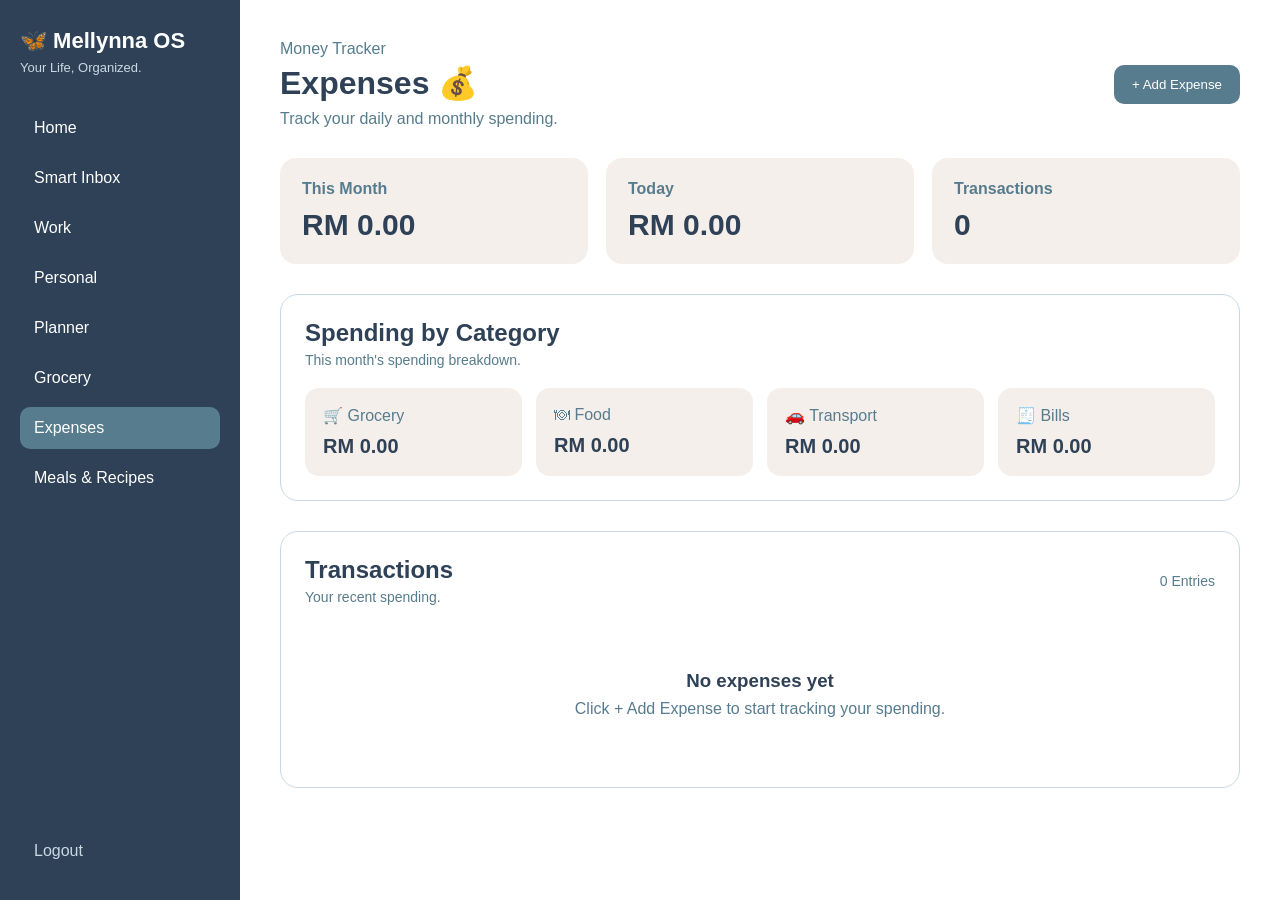
<file: expenses.html>
<!DOCTYPE html>
<html lang="en">

<head>
    <meta charset="UTF-8">

    <meta
        name="viewport"
        content="width=device-width, initial-scale=1.0"
    >

    <title>
        Mellynna OS - Expenses
    </title>

    <link
        rel="stylesheet"
        href="expenses.css"
    >
</head>


<body>

    <div class="app-layout">


        <!-- ============================== -->
        <!-- SIDEBAR -->
        <!-- ============================== -->

        <aside class="sidebar">

            <div class="brand">

                <h2>
                    🦋 Mellynna OS
                </h2>

                <p>
                    Your Life, Organized.
                </p>

            </div>


            <nav class="navigation">

                <a
                    href="home.html"
                    class="nav-link"
                >
                    Home
                </a>

                <a
                    href="smart-inbox.html"
                    class="nav-link"
                >
                    Smart Inbox
                </a>

                <a
                    href="work.html"
                    class="nav-link"
                >
                    Work
                </a>

                <a
                    href="personal.html"
                    class="nav-link"
                >
                    Personal
                </a>

                <a
                    href="planner.html"
                    class="nav-link"
                >
                    Planner
                </a>

                <a
                    href="grocery.html"
                    class="nav-link"
                >
                    Grocery
                </a>

                <a
                    href="expenses.html"
                    class="nav-link active"
                >
                    Expenses
                </a>

                <a
                    href="meals.html"
                    class="nav-link"
                >
                    Meals & Recipes
                </a>

            </nav>


            <div class="sidebar-bottom">

                <a
                    href="login.html"
                    class="logout-link"
                >
                    Logout
                </a>

            </div>

        </aside>



        <!-- ============================== -->
        <!-- MAIN CONTENT -->
        <!-- ============================== -->

        <main class="main-content">


            <!-- ============================== -->
            <!-- PAGE HEADER -->
            <!-- ============================== -->

            <section class="page-header">

                <div>

                    <p class="page-label">
                        Money Tracker
                    </p>

                    <h1>
                        Expenses 💰
                    </h1>

                    <p class="page-description">
                        Track your daily and monthly spending.
                    </p>

                </div>


                <button
                    type="button"
                    id="show-expense-form"
                    class="primary-button"
                >
                    + Add Expense
                </button>

            </section>



            <!-- ============================== -->
            <!-- SUMMARY -->
            <!-- ============================== -->

            <section class="expense-summary">


                <div class="summary-card">

                    <p>
                        This Month
                    </p>

                    <h2 id="monthly-expense-total">
                        RM 0.00
                    </h2>

                </div>


                <div class="summary-card">

                    <p>
                        Today
                    </p>

                    <h2 id="today-expense-total">
                        RM 0.00
                    </h2>

                </div>


                <div class="summary-card">

                    <p>
                        Transactions
                    </p>

                    <h2 id="expense-transaction-count">
                        0
                    </h2>

                </div>


            </section>



            <!-- ============================== -->
            <!-- CATEGORY SNAPSHOT -->
            <!-- ============================== -->

            <section class="category-section">

                <div class="section-header">

                    <div>

                        <h2>
                            Spending by Category
                        </h2>

                        <p>
                            This month's spending breakdown.
                        </p>

                    </div>

                </div>


                <div class="category-grid">


                    <div class="category-card">

                        <span>
                            🛒 Grocery
                        </span>

                        <strong id="category-grocery-total">
                            RM 0.00
                        </strong>

                    </div>


                    <div class="category-card">

                        <span>
                            🍽 Food
                        </span>

                        <strong id="category-food-total">
                            RM 0.00
                        </strong>

                    </div>


                    <div class="category-card">

                        <span>
                            🚗 Transport
                        </span>

                        <strong id="category-transport-total">
                            RM 0.00
                        </strong>

                    </div>


                    <div class="category-card">

                        <span>
                            🧾 Bills
                        </span>

                        <strong id="category-bills-total">
                            RM 0.00
                        </strong>

                    </div>


                </div>

            </section>



            <!-- ============================== -->
            <!-- ADD / EDIT EXPENSE FORM -->
            <!-- ============================== -->

            <section
                id="expense-form"
                class="expense-form hidden"
            >

                <h2 id="expense-form-title">
                    Add Expense
                </h2>


                <div class="form-grid">


                    <label>

                        Expense Name

                        <input
                            type="text"
                            id="expense-name"
                            placeholder="Example: Lunch"
                        >

                    </label>


                    <label>

                        Amount (RM)

                        <input
                            type="number"
                            id="expense-amount"
                            min="0"
                            step="0.01"
                            placeholder="0.00"
                        >

                    </label>


                    <label>

                        Date

                        <input
                            type="date"
                            id="expense-date"
                        >

                    </label>


                    <label>

                        Category

                        <select id="expense-category">

                            <option value="Grocery">
                                Grocery
                            </option>

                            <option value="Food">
                                Food
                            </option>

                            <option value="Transport">
                                Transport
                            </option>

                            <option value="Bills">
                                Bills
                            </option>

                            <option value="Shopping">
                                Shopping
                            </option>

                            <option value="Entertainment">
                                Entertainment
                            </option>

                            <option value="Other">
                                Other
                            </option>

                        </select>

                    </label>

                </div>


                <label class="notes-label">

                    Notes

                    <textarea
                        id="expense-notes"
                        rows="4"
                        placeholder="Optional notes..."
                    ></textarea>

                </label>


                <div class="form-buttons">

                    <button
                        type="button"
                        id="cancel-expense"
                        class="secondary-button"
                    >
                        Cancel
                    </button>


                    <button
                        type="button"
                        id="save-expense"
                        class="primary-button"
                    >
                        Save Expense
                    </button>

                </div>

            </section>



            <!-- ============================== -->
            <!-- EXPENSE LIST -->
            <!-- ============================== -->

            <section class="expense-list-section">


                <div class="section-header">

                    <div>

                        <h2>
                            Transactions
                        </h2>

                        <p>
                            Your recent spending.
                        </p>

                    </div>


                    <span id="expense-list-count">
                        0 Entries
                    </span>

                </div>


                <div
                    id="expense-list"
                    class="expense-list"
                >
                </div>


            </section>


        </main>

    </div>



    <!-- EXPENSES JAVASCRIPT -->

    <script src="expenses.js"></script>


</body>

</html>
</file>
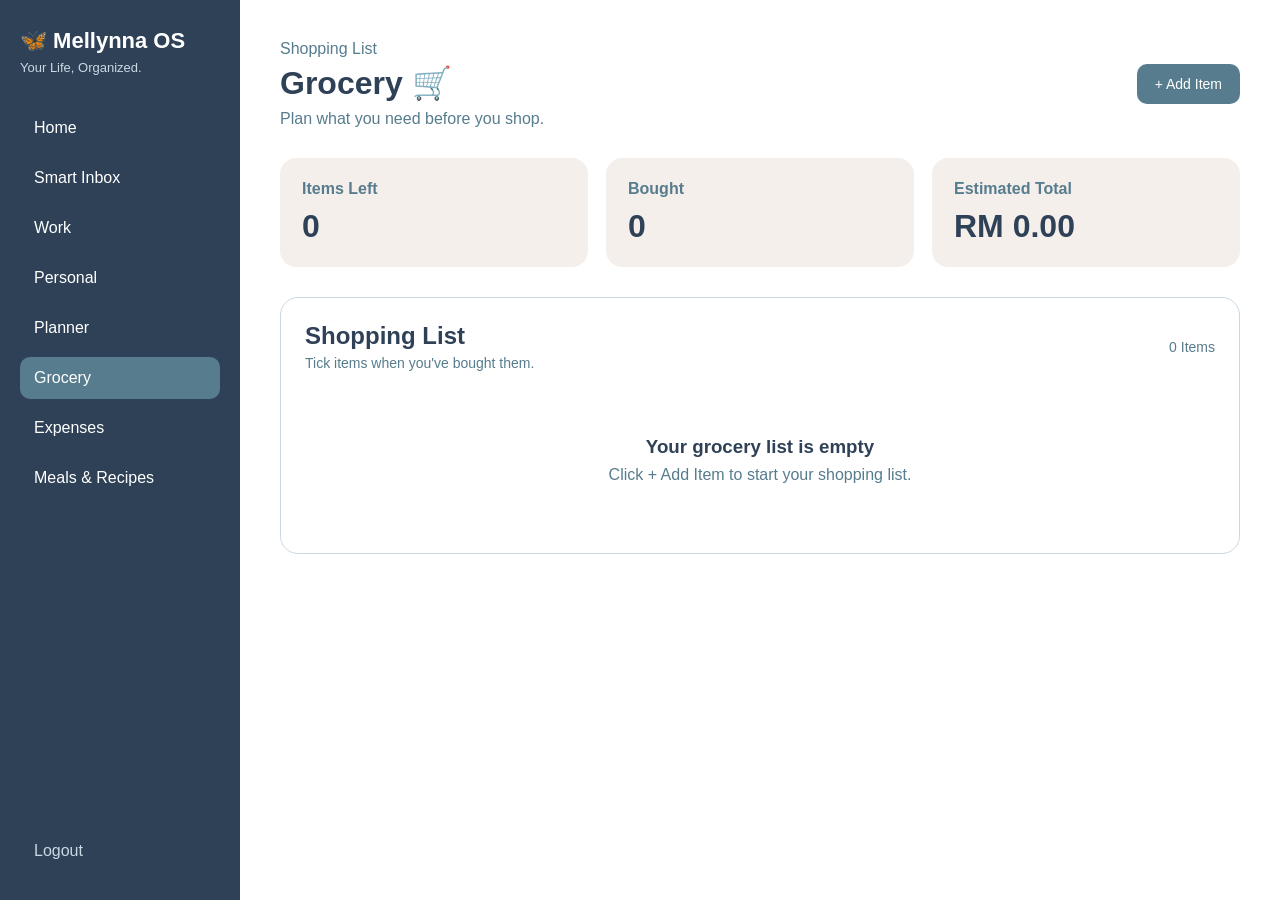
<file: grocery.html>
<!DOCTYPE html>
<html lang="en">

<head>
    <meta charset="UTF-8">

    <meta
        name="viewport"
        content="width=device-width, initial-scale=1.0"
    >

    <title>
        Mellynna OS - Grocery
    </title>

   <link rel="stylesheet" href="grocery.css">
</head>


<body>

    <div class="app-layout">


        <!-- SIDEBAR -->

        <aside class="sidebar">

            <div class="brand">

                <h2>
                    🦋 Mellynna OS
                </h2>

                <p>
                    Your Life, Organized.
                </p>

            </div>


            <nav class="navigation">

                <a href="home.html" class="nav-link">
                    Home
                </a>

                <a href="smart-inbox.html" class="nav-link">
                    Smart Inbox
                </a>

                <a href="work.html" class="nav-link">
                    Work
                </a>

                <a href="personal.html" class="nav-link">
                    Personal
                </a>

                <a href="planner.html" class="nav-link">
                    Planner
                </a>

                <a href="grocery.html" class="nav-link active">
                    Grocery
                </a>

                <a href="expenses.html" class="nav-link">
                    Expenses
                </a>

                <a href="meals.html" class="nav-link">
                    Meals & Recipes
                </a>

            </nav>


            <div class="sidebar-bottom">

                <a href="login.html" class="logout-link">
                    Logout
                </a>

            </div>

        </aside>



        <!-- MAIN CONTENT -->

        <main class="main-content">


            <!-- HEADER -->

            <section class="page-header">

                <div>

                    <p class="page-label">
                        Shopping List
                    </p>

                    <h1>
                        Grocery 🛒
                    </h1>

                    <p class="page-description">
                        Plan what you need before you shop.
                    </p>

                </div>


                <button
                    type="button"
                    id="show-grocery-form"
                    class="primary-button"
                >
                    + Add Item
                </button>

            </section>



            <!-- SUMMARY -->

            <section class="grocery-summary">

                <div class="summary-card">

                    <p>
                        Items Left
                    </p>

                    <h2 id="grocery-open-count">
                        0
                    </h2>

                </div>


                <div class="summary-card">

                    <p>
                        Bought
                    </p>

                    <h2 id="grocery-bought-count">
                        0
                    </h2>

                </div>


                <div class="summary-card">

                    <p>
                        Estimated Total
                    </p>

                    <h2 id="grocery-total">
                        RM 0.00
                    </h2>

                </div>

            </section>



            <!-- ADD / EDIT FORM -->

            <section
                id="grocery-form"
                class="grocery-form hidden"
            >

                <h2 id="grocery-form-title">
                    Add Grocery Item
                </h2>


                <div class="form-grid">


                    <label>

                        Item Name

                        <input
                            type="text"
                            id="grocery-item-name"
                            placeholder="Example: Milk"
                        >

                    </label>


                    <label>

                        Quantity

                        <input
                            type="text"
                            id="grocery-item-quantity"
                            placeholder="Example: 2 bottles"
                        >

                    </label>


                    <label>

                        Category

                        <select id="grocery-item-category">

                            <option value="Vegetables">
                                Vegetables
                            </option>

                            <option value="Meat">
                                Meat
                            </option>

                            <option value="Dairy">
                                Dairy
                            </option>

                            <option value="Pantry">
                                Pantry
                            </option>

                            <option value="Household">
                                Household
                            </option>

                            <option value="Other">
                                Other
                            </option>

                        </select>

                    </label>


                    <label>

                        Estimated Price (RM)

                        <input
                            type="number"
                            id="grocery-item-price"
                            min="0"
                            step="0.01"
                            placeholder="0.00"
                        >

                    </label>

                </div>


                <label class="notes-label">

                    Notes

                    <textarea
                        id="grocery-item-notes"
                        rows="3"
                        placeholder="Optional..."
                    ></textarea>

                </label>


                <div class="form-buttons">

                    <button
                        type="button"
                        id="cancel-grocery-item"
                        class="secondary-button"
                    >
                        Cancel
                    </button>


                    <button
                        type="button"
                        id="save-grocery-item"
                        class="primary-button"
                    >
                        Add Item
                    </button>

                </div>

            </section>



            <!-- GROCERY LIST -->

            <section class="grocery-section">

                <div class="section-header">

                    <div>

                        <h2>
                            Shopping List
                        </h2>

                        <p>
                            Tick items when you've bought them.
                        </p>

                    </div>


                    <span id="grocery-item-count">
                        0 Items
                    </span>

                </div>


                <div
                    id="grocery-list"
                    class="grocery-list"
                >
                </div>

            </section>


        </main>

    </div>


   <script src="grocery.js"></script>

</body>

</html>
</file>
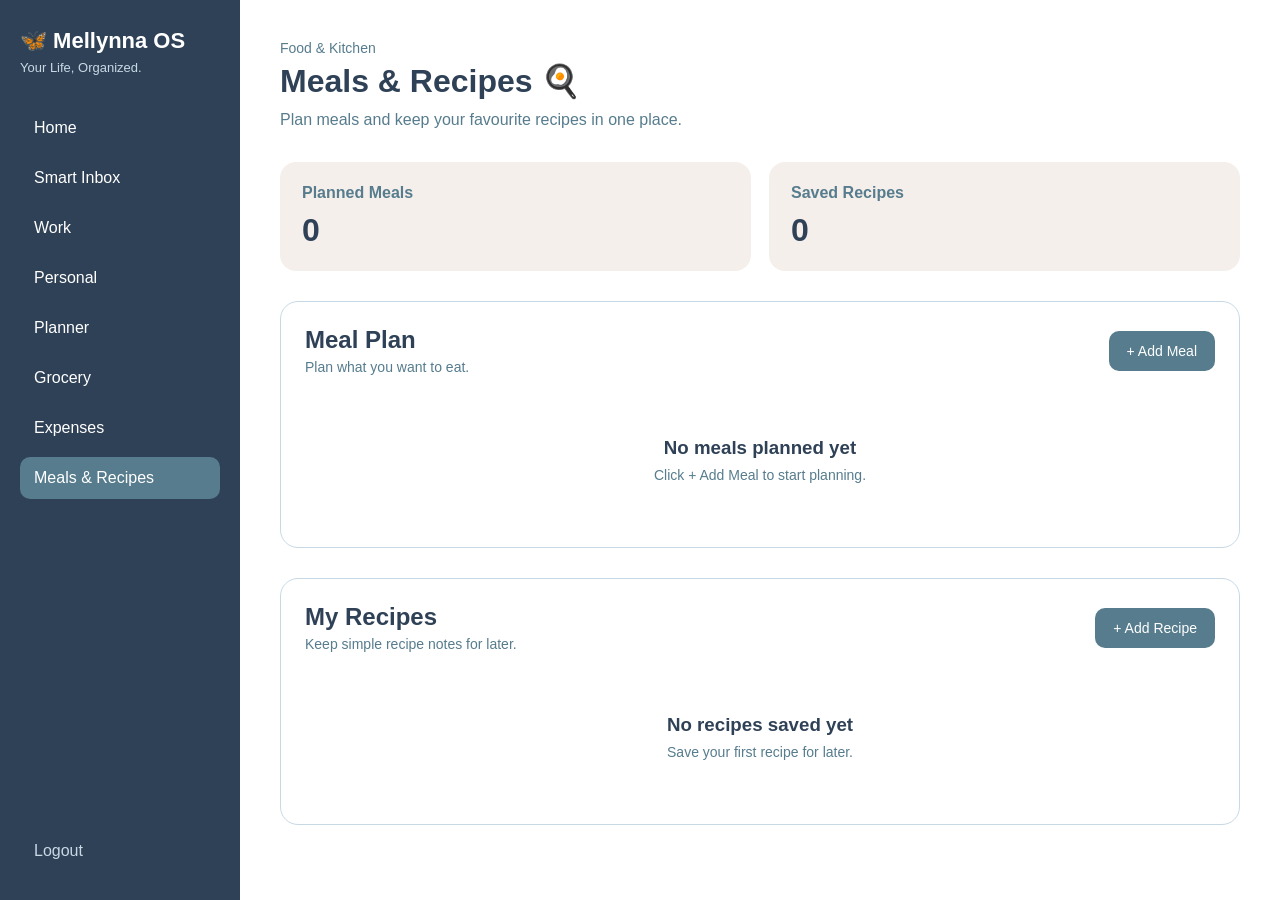
<file: meals.html>
<!DOCTYPE html>
<html lang="en">

<head>
    <meta charset="UTF-8">

    <meta
        name="viewport"
        content="width=device-width, initial-scale=1.0"
    >

    <title>Mellynna OS - Meals & Recipes</title>

    <link
        rel="stylesheet"
        href="meals.css"
    >
</head>


<body>

    <div class="app-layout">


        <!-- ============================== -->
        <!-- SIDEBAR -->
        <!-- ============================== -->

        <aside class="sidebar">

            <div class="brand">

                <h2>
                    🦋 Mellynna OS
                </h2>

                <p>
                    Your Life, Organized.
                </p>

            </div>


            <nav class="navigation">

                <a href="home.html" class="nav-link">
                    Home
                </a>

                <a href="smart-inbox.html" class="nav-link">
                    Smart Inbox
                </a>

                <a href="work.html" class="nav-link">
                    Work
                </a>

                <a href="personal.html" class="nav-link">
                    Personal
                </a>

                <a href="planner.html" class="nav-link">
                    Planner
                </a>

                <a href="grocery.html" class="nav-link">
                    Grocery
                </a>

                <a href="expenses.html" class="nav-link">
                    Expenses
                </a>

                <a href="meals.html" class="nav-link active">
                    Meals & Recipes
                </a>

            </nav>


            <div class="sidebar-bottom">

                <a href="login.html" class="logout-link">
                    Logout
                </a>

            </div>

        </aside>



        <!-- ============================== -->
        <!-- MAIN -->
        <!-- ============================== -->

        <main class="main-content">


            <!-- HEADER -->

            <section class="page-header">

                <div>

                    <p class="page-label">
                        Food & Kitchen
                    </p>

                    <h1>
                        Meals & Recipes 🍳
                    </h1>

                    <p class="page-description">
                        Plan meals and keep your favourite recipes in one place.
                    </p>

                </div>

            </section>



            <!-- ============================== -->
            <!-- SUMMARY -->
            <!-- ============================== -->

            <section class="summary-grid">

                <div class="summary-card">

                    <p>
                        Planned Meals
                    </p>

                    <h2 id="meal-count">
                        0
                    </h2>

                </div>


                <div class="summary-card">

                    <p>
                        Saved Recipes
                    </p>

                    <h2 id="recipe-count">
                        0
                    </h2>

                </div>

            </section>



            <!-- ============================== -->
            <!-- MEAL PLAN -->
            <!-- ============================== -->

            <section class="content-card">


                <div class="section-header">

                    <div>

                        <h2>
                            Meal Plan
                        </h2>

                        <p>
                            Plan what you want to eat.
                        </p>

                    </div>


                    <button
                        type="button"
                        id="show-meal-form"
                        class="primary-button"
                    >
                        + Add Meal
                    </button>

                </div>



                <!-- MEAL FORM -->

                <div
                    id="meal-form"
                    class="form-card hidden"
                >

                    <h3 id="meal-form-title">
                        Add Meal
                    </h3>


                    <div class="form-grid">

                        <label>

                            Day / Date

                            <input
                                type="text"
                                id="meal-day"
                                placeholder="Example: Monday"
                            >

                        </label>


                        <label>

                            Meal Name

                            <input
                                type="text"
                                id="meal-name"
                                placeholder="Example: Sup Bayam"
                            >

                        </label>

                    </div>


                    <label class="notes-label">

                        Notes

                        <textarea
                            id="meal-notes"
                            rows="3"
                            placeholder="Optional..."
                        ></textarea>

                    </label>


                    <div class="form-buttons">

                        <button
                            type="button"
                            id="cancel-meal"
                            class="secondary-button"
                        >
                            Cancel
                        </button>


                        <button
                            type="button"
                            id="save-meal"
                            class="primary-button"
                        >
                            Save Meal
                        </button>

                    </div>

                </div>



                <div
                    id="meal-list"
                    class="meal-list"
                >
                </div>


            </section>



            <!-- ============================== -->
            <!-- RECIPES -->
            <!-- ============================== -->

            <section class="content-card">


                <div class="section-header">

                    <div>

                        <h2>
                            My Recipes
                        </h2>

                        <p>
                            Keep simple recipe notes for later.
                        </p>

                    </div>


                    <button
                        type="button"
                        id="show-recipe-form"
                        class="primary-button"
                    >
                        + Add Recipe
                    </button>

                </div>



                <!-- RECIPE FORM -->

                <div
                    id="recipe-form"
                    class="form-card hidden"
                >

                    <h3 id="recipe-form-title">
                        Add Recipe
                    </h3>


                    <label>

                        Recipe Name

                        <input
                            type="text"
                            id="recipe-name"
                            placeholder="Example: English Muffin"
                        >

                    </label>


                    <label class="notes-label">

                        Ingredients

                        <textarea
                            id="recipe-ingredients"
                            rows="4"
                            placeholder="Flour, milk, yeast..."
                        ></textarea>

                    </label>


                    <label class="notes-label">

                        Steps

                        <textarea
                            id="recipe-steps"
                            rows="5"
                            placeholder="Write easy steps here..."
                        ></textarea>

                    </label>


                    <div class="form-buttons">

                        <button
                            type="button"
                            id="cancel-recipe"
                            class="secondary-button"
                        >
                            Cancel
                        </button>


                        <button
                            type="button"
                            id="save-recipe"
                            class="primary-button"
                        >
                            Save Recipe
                        </button>

                    </div>

                </div>



                <div
                    id="recipe-list"
                    class="recipe-grid"
                >
                </div>


            </section>


        </main>

    </div>


    <script src="meals.js"></script>

</body>

</html>
</file>
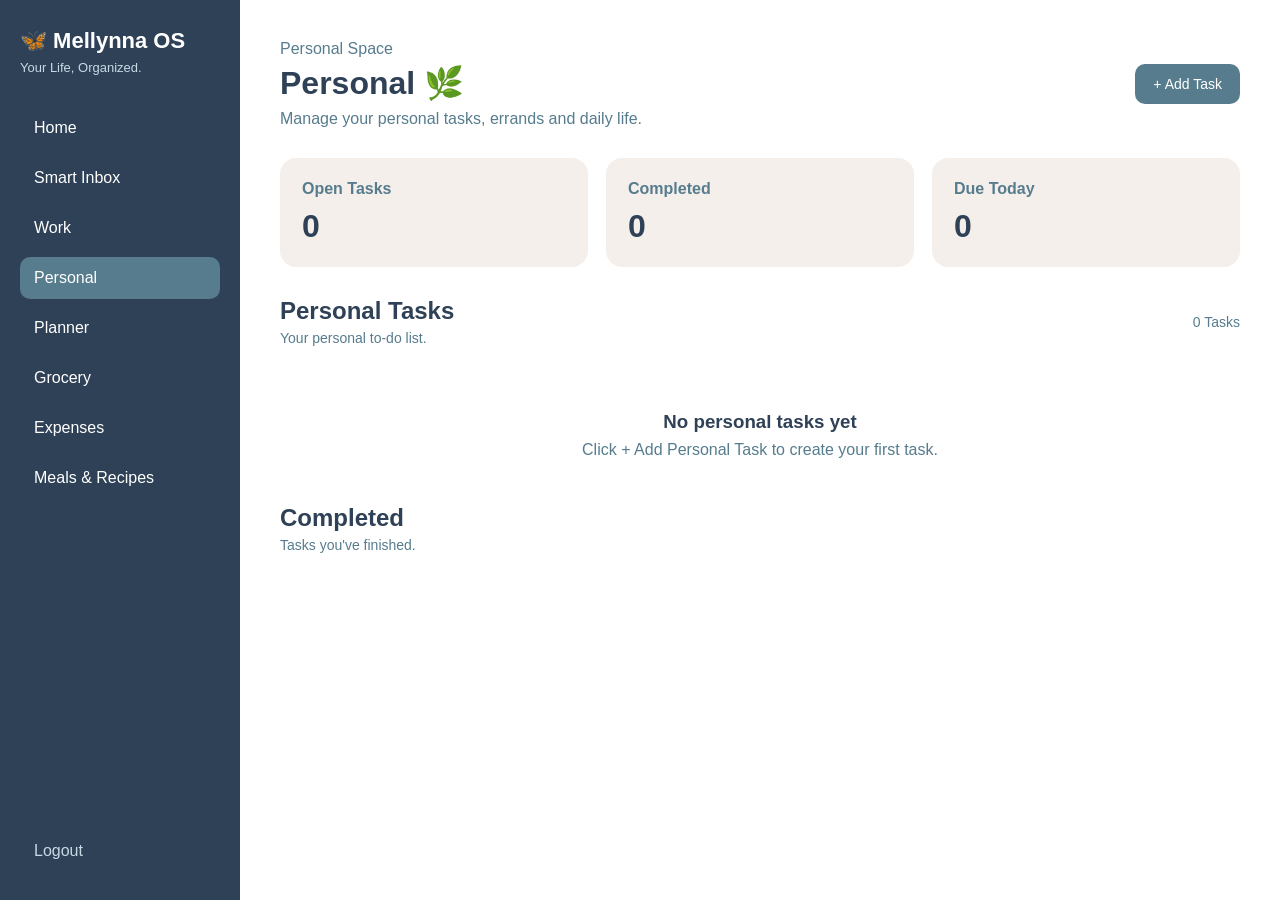
<file: personal.html>
<!DOCTYPE html>
<html lang="en">

<head>
    <meta charset="UTF-8">

    <meta
        name="viewport"
        content="width=device-width, initial-scale=1.0"
    >

    <title>Mellynna OS - Personal</title>

    <link
        rel="stylesheet"
        href="personal.css"
    >
</head>


<body>

    <div class="app-layout">


        <!-- ============================== -->
        <!-- SIDEBAR -->
        <!-- ============================== -->

        <aside class="sidebar">

            <div class="brand">

                <h2>
                    🦋 Mellynna OS
                </h2>

                <p>
                    Your Life, Organized.
                </p>

            </div>


            <!-- NAVIGATION -->

            <nav class="navigation">

                <a
                    href="home.html"
                    class="nav-link"
                >
                    Home
                </a>


                <a
                    href="smart-inbox.html"
                    class="nav-link"
                >
                    Smart Inbox
                </a>


                <a
                    href="work.html"
                    class="nav-link"
                >
                    Work
                </a>


                <!-- ONLY PERSONAL IS ACTIVE -->

                <a
                    href="personal.html"
                    class="nav-link active"
                >
                    Personal
                </a>


                <a
                    href="planner.html"
                    class="nav-link"
                >
                    Planner
                </a>


                <a
                    href="grocery.html"
                    class="nav-link"
                >
                    Grocery
                </a>


                <a
                    href="expenses.html"
                    class="nav-link"
                >
                    Expenses
                </a>


                <a
                    href="meals.html"
                    class="nav-link"
                >
                    Meals & Recipes
                </a>

            </nav>


            <!-- LOGOUT -->

            <div class="sidebar-bottom">

                <a
                    href="login.html"
                    class="logout-link"
                >
                    Logout
                </a>

            </div>

        </aside>



        <!-- ============================== -->
        <!-- MAIN CONTENT -->
        <!-- ============================== -->

        <main class="main-content">


            <!-- ============================== -->
            <!-- PAGE HEADER -->
            <!-- ============================== -->

            <section class="page-header">

                <div>

                    <p class="page-label">
                        Personal Space
                    </p>

                    <h1>
                        Personal 🌿
                    </h1>

                    <p class="page-description">
                        Manage your personal tasks, errands and daily life.
                    </p>

                </div>


                <button
                    type="button"
                    id="show-personal-form"
                    class="primary-button"
                >
                    + Add Task
                </button>

            </section>



            <!-- ============================== -->
            <!-- SUMMARY -->
            <!-- ============================== -->

            <section class="personal-summary">


                <!-- OPEN TASKS -->

                <div class="summary-card">

                    <p>
                        Open Tasks
                    </p>

                    <h2 id="personal-open-count">
                        0
                    </h2>

                </div>


                <!-- COMPLETED -->

                <div class="summary-card">

                    <p>
                        Completed
                    </p>

                    <h2 id="personal-completed-count">
                        0
                    </h2>

                </div>


                <!-- DUE TODAY -->

                <div class="summary-card">

                    <p>
                        Due Today
                    </p>

                    <h2 id="personal-today-count">
                        0
                    </h2>

                </div>


            </section>



            <!-- ============================== -->
            <!-- ADD / EDIT TASK FORM -->
            <!-- ============================== -->

            <section
                id="personal-form"
                class="personal-form hidden"
            >

                <h2 id="personal-form-title">
                    Add Personal Task
                </h2>


                <div class="form-grid">


                    <!-- TASK NAME -->

                    <label>

                        Task Name

                        <input
                            type="text"
                            id="personal-task-name"
                            placeholder="Example: Buy toiletries"
                        >

                    </label>


                    <!-- DUE DATE -->

                    <label>

                        Due Date

                        <input
                            type="date"
                            id="personal-task-date"
                        >

                    </label>


                    <!-- CATEGORY -->

                    <label>

                        Category

                        <select id="personal-task-category">

                            <option value="Home">
                                Home
                            </option>

                            <option value="Errands">
                                Errands
                            </option>

                            <option value="Shopping">
                                Shopping
                            </option>

                            <option value="Family">
                                Family
                            </option>

                            <option value="Friends">
                                Friends
                            </option>

                            <option value="Self Care">
                                Self Care
                            </option>

                            <option value="Finance">
                                Finance
                            </option>

                            <option value="Other">
                                Other
                            </option>

                        </select>

                    </label>

                </div>


                <!-- NOTES -->

                <label class="notes-label">

                    Notes

                    <textarea
                        id="personal-task-notes"
                        rows="4"
                        placeholder="Optional notes..."
                    ></textarea>

                </label>


                <!-- FORM BUTTONS -->

                <div class="form-buttons">

                    <button
                        type="button"
                        id="cancel-personal-task"
                        class="secondary-button"
                    >
                        Cancel
                    </button>


                    <button
                        type="button"
                        id="save-personal-task"
                        class="primary-button"
                    >
                        Add Task
                    </button>

                </div>

            </section>



            <!-- ============================== -->
            <!-- PERSONAL TASKS -->
            <!-- ============================== -->

            <section class="personal-task-section">


                <div class="section-header">

                    <div>

                        <h2>
                            Personal Tasks
                        </h2>

                        <p>
                            Your personal to-do list.
                        </p>

                    </div>


                    <span id="personal-task-count">
                        0 Tasks
                    </span>

                </div>



                <!-- TASK LIST -->

                <div
                    id="personal-task-list"
                    class="personal-task-list"
                >
                </div>


            </section>



            <!-- ============================== -->
            <!-- COMPLETED TASKS -->
            <!-- ============================== -->

            <section class="completed-section">


                <div class="section-header">

                    <div>

                        <h2>
                            Completed
                        </h2>

                        <p>
                            Tasks you've finished.
                        </p>

                    </div>

                </div>


                <div
                    id="personal-completed-list"
                    class="personal-task-list"
                >
                </div>


            </section>


        </main>

    </div>



    <!-- ============================== -->
    <!-- JAVASCRIPT -->
    <!-- ============================== -->

    <script src="personal.js"></script>


</body>

</html>
</file>
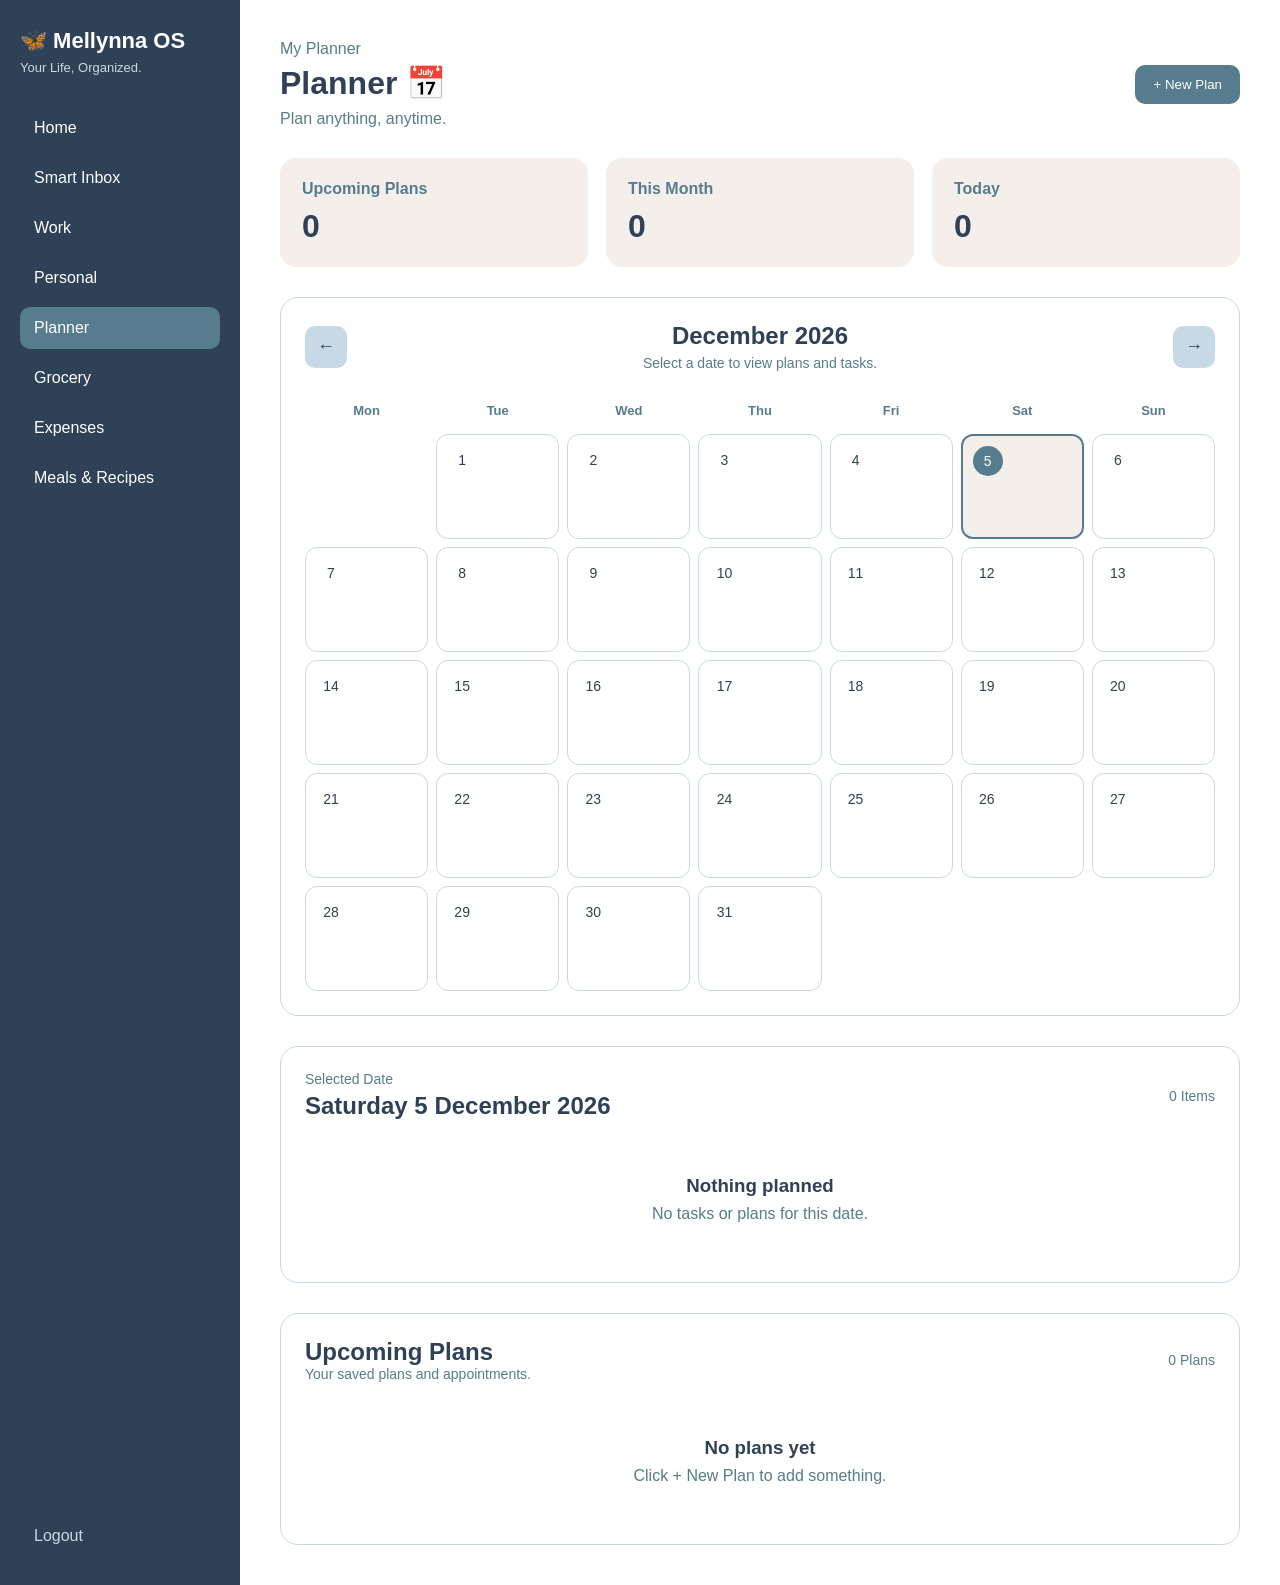
<file: planner.html>
<!DOCTYPE html>
<html lang="en">

<head>
    <meta charset="UTF-8">

    <meta
        name="viewport"
        content="width=device-width, initial-scale=1.0"
    >

    <title>
        Mellynna OS - Planner
    </title>

    <link
        rel="stylesheet"
        href="planner.css"
    >
</head>


<body>

    <div class="app-layout">


        <!-- ============================== -->
        <!-- SIDEBAR -->
        <!-- ============================== -->

        <aside class="sidebar">

            <div class="brand">

                <h2>
                    🦋 Mellynna OS
                </h2>

                <p>
                    Your Life, Organized.
                </p>

            </div>


            <nav class="navigation">

                <a
                    href="home.html"
                    class="nav-link"
                >
                    Home
                </a>

                <a
                    href="smart-inbox.html"
                    class="nav-link"
                >
                    Smart Inbox
                </a>

                <a
                    href="work.html"
                    class="nav-link"
                >
                    Work
                </a>

                <a
                    href="personal.html"
                    class="nav-link"
                > 
                    Personal
                </a>

                <a
                    href="planner.html"
                    class="nav-link active"
                >
                    Planner
                </a>

                <a
                    href="grocery.html"
                    class="nav-link"
                >
                    Grocery
                </a>

                <a
                    href="expenses.html"
                    class="nav-link"
                >
                    Expenses
                </a>

                <a
                    href="meals.html"
                    class="nav-link"
                >
                    Meals & Recipes
                </a>

            </nav>


            <div class="sidebar-bottom">

                <a
                    href="login.html"
                    class="logout-link"
                >
                    Logout
                </a>

            </div>

        </aside>



        <!-- ============================== -->
        <!-- MAIN CONTENT -->
        <!-- ============================== -->

        <main class="main-content">


            <!-- ============================== -->
            <!-- HEADER -->
            <!-- ============================== -->

            <section class="page-header">

                <div>

                    <p class="page-label">
                        My Planner
                    </p>

                    <h1>
                        Planner 📅
                    </h1>

                    <p class="page-description">
                        Plan anything, anytime.
                    </p>

                </div>


                <button
                    type="button"
                    id="show-plan-form"
                    class="primary-button"
                >
                    + New Plan
                </button>

            </section>



            <!-- ============================== -->
            <!-- PLANNER SUMMARY -->
            <!-- ============================== -->

            <section class="planner-summary">


                <div class="summary-card">

                    <p>
                        Upcoming Plans
                    </p>

                    <h2 id="planner-upcoming-count">
                        0
                    </h2>

                </div>


                <div class="summary-card">

                    <p>
                        This Month
                    </p>

                    <h2 id="planner-month-count">
                        0
                    </h2>

                </div>


                <div class="summary-card">

                    <p>
                        Today
                    </p>

                    <h2 id="planner-today-count">
                        0
                    </h2>

                </div>


            </section>



            <!-- ============================== -->
            <!-- CALENDAR -->
            <!-- ============================== -->

            <section class="calendar-card">


                <div class="calendar-header">

                    <button
                        type="button"
                        id="previous-month"
                        class="calendar-nav-button"
                    >
                        ←
                    </button>


                    <div>

                        <h2 id="calendar-month-title">
                            August 2026
                        </h2>

                        <p>
                            Select a date to view plans and tasks.
                        </p>

                    </div>


                    <button
                        type="button"
                        id="next-month"
                        class="calendar-nav-button"
                    >
                        →
                    </button>

                </div>



                <!-- DAY NAMES -->

                <div class="calendar-weekdays">

                    <div>Mon</div>
                    <div>Tue</div>
                    <div>Wed</div>
                    <div>Thu</div>
                    <div>Fri</div>
                    <div>Sat</div>
                    <div>Sun</div>

                </div>



                <!-- CALENDAR DAYS GENERATED BY JS -->

                <div
                    id="calendar-grid"
                    class="calendar-grid"
                >
                </div>


            </section>



            <!-- ============================== -->
            <!-- SELECTED DATE -->
            <!-- ============================== -->

            <section class="selected-date-card">


                <div class="section-header">

                    <div>

                        <p class="section-label">
                            Selected Date
                        </p>

                        <h2 id="selected-date-title">
                            Select a date
                        </h2>

                    </div>


                    <span id="selected-date-count">
                        0 Items
                    </span>

                </div>



                <div
                    id="selected-date-list"
                    class="selected-date-list"
                >

                    <div class="empty-state">

                        <h3>
                            Select a date
                        </h3>

                        <p>
                            Your Work tasks, Personal tasks and Plans
                            will appear here.
                        </p>

                    </div>

                </div>


            </section>



            <!-- ============================== -->
            <!-- ADD / EDIT PLAN FORM -->
            <!-- ============================== -->

            <section
                id="plan-form"
                class="plan-form hidden"
            >

                <h2 id="plan-form-title">
                    New Plan
                </h2>


                <div class="form-grid">


                    <label>

                        Plan Name

                        <input
                            type="text"
                            id="plan-name"
                            placeholder="Example: Dinner with friends"
                        >

                    </label>


                    <label>

                        Date

                        <input
                            type="date"
                            id="plan-date"
                        >

                    </label>


                    


                    <label>

                        Type

                        <select id="plan-type">

                            <option value="Personal">
                                Personal
                            </option>

                            <option value="Work">
                                Work
                            </option>

                            <option value="Appointment">
                                Appointment
                            </option>

                            <option value="Other">
                                Other
                            </option>

                        </select>

                    </label>

                </div>


                <label class="notes-label">

                    Notes

                    <textarea
                        id="plan-notes"
                        rows="4"
                        placeholder="Anything you want to remember..."
                    ></textarea>

                </label>


                <div class="form-buttons">

                    <button
                        type="button"
                        id="cancel-plan"
                        class="secondary-button"
                    >
                        Cancel
                    </button>


                    <button
                        type="button"
                        id="save-plan"
                        class="primary-button"
                    >
                        Save Plan
                    </button>

                </div>


            </section>



            <!-- ============================== -->
            <!-- UPCOMING PLANS -->
            <!-- ============================== -->

            <section class="plans-section">


                <div class="section-header">

                    <div>

                        <h2>
                            Upcoming Plans
                        </h2>

                        <p>
                            Your saved plans and appointments.
                        </p>

                    </div>


                    <span id="plan-list-count">
                        0 Plans
                    </span>

                </div>


                <div
                    id="plan-list"
                    class="plan-list"
                >
                </div>


            </section>


        </main>

    </div>



    <!-- PLANNER JAVASCRIPT -->

    <script src="planner.js"></script>


</body>

</html>
</file>
<file: expenses.css>
/* ============================== */
/* RESET */
/* ============================== */

* {
    margin: 0;
    padding: 0;
    box-sizing: border-box;
}


/* ============================== */
/* BODY */
/* ============================== */

body {
    font-family: Arial, sans-serif;
    background-color: #FFFFFF;
    color: #2F4156;
}


/* ============================== */
/* APP LAYOUT */
/* ============================== */

.app-layout {
    display: flex;
    min-height: 100vh;
}


/* ============================== */
/* SIDEBAR */
/* ============================== */

.sidebar {
    width: 240px;
    min-height: 100vh;

    background-color: #2F4156;
    color: #FFFFFF;

    padding: 28px 20px;

    display: flex;
    flex-direction: column;
}

.brand {
    margin-bottom: 32px;
}

.brand h2 {
    font-size: 22px;
    margin-bottom: 6px;
}

.brand p {
    font-size: 13px;
    color: #C8D9E6;
}


/* ============================== */
/* NAVIGATION */
/* ============================== */

.navigation {
    display: flex;
    flex-direction: column;
    gap: 8px;
}

.nav-link {
    text-decoration: none;
    color: #FFFFFF;

    padding: 12px 14px;

    border-radius: 10px;

    transition: 0.2s;
}

.nav-link:hover,
.nav-link.active {
    background-color: #567C8D;
}


/* ============================== */
/* LOGOUT */
/* ============================== */

.sidebar-bottom {
    margin-top: auto;
    padding-top: 25px;
}

.logout-link {
    display: block;

    text-decoration: none;

    color: #C8D9E6;

    padding: 12px 14px;

    border-radius: 10px;
}

.logout-link:hover {
    background-color: #567C8D;
    color: #FFFFFF;
}


/* ============================== */
/* MAIN CONTENT */
/* ============================== */

.main-content {
    flex: 1;
    padding: 40px;
}


/* ============================== */
/* PAGE HEADER */
/* ============================== */

.page-header {
    display: flex;

    justify-content: space-between;
    align-items: center;

    gap: 20px;

    margin-bottom: 30px;
}

.page-label {
    color: #567C8D;
    margin-bottom: 6px;
}

.page-header h1 {
    font-size: 32px;
    margin-bottom: 8px;
}

.page-description {
    color: #567C8D;
}


/* ============================== */
/* BUTTONS */
/* ============================== */

.primary-button {
    border: none;

    background-color: #567C8D;
    color: #FFFFFF;

    padding: 12px 18px;

    border-radius: 10px;

    cursor: pointer;

    transition: 0.2s;
}

.primary-button:hover {
    background-color: #2F4156;
}

.secondary-button {
    border: none;

    background-color: #C8D9E6;
    color: #2F4156;

    padding: 12px 18px;

    border-radius: 10px;

    cursor: pointer;
}

.secondary-button:hover {
    background-color: #B5CBD9;
}


/* ============================== */
/* SUMMARY */
/* ============================== */

.expense-summary {
    display: grid;

    grid-template-columns:
        repeat(3, minmax(160px, 1fr));

    gap: 18px;

    margin-bottom: 30px;
}

.summary-card {
    background-color: #F5EFEB;

    padding: 22px;

    border-radius: 16px;
}

.summary-card p {
    color: #567C8D;

    font-weight: bold;

    margin-bottom: 10px;
}

.summary-card h2 {
    font-size: 30px;
}


/* ============================== */
/* CATEGORY SECTION */
/* ============================== */

.category-section {
    border: 1px solid #C8D9E6;

    border-radius: 18px;

    padding: 24px;

    margin-bottom: 30px;
}

.section-header {
    display: flex;

    justify-content: space-between;
    align-items: center;

    gap: 20px;

    margin-bottom: 20px;
}

.section-header h2 {
    margin-bottom: 5px;
}

.section-header p {
    color: #567C8D;
    font-size: 14px;
}

.category-grid {
    display: grid;

    grid-template-columns:
        repeat(4, minmax(150px, 1fr));

    gap: 14px;
}

.category-card {
    background-color: #F5EFEB;

    padding: 18px;

    border-radius: 14px;

    display: flex;

    flex-direction: column;

    gap: 10px;
}

.category-card span {
    color: #567C8D;
}

.category-card strong {
    font-size: 20px;
}


/* ============================== */
/* EXPENSE FORM */
/* ============================== */

.expense-form {
    max-width: 900px;

    background-color: #F5EFEB;

    padding: 26px;

    border-radius: 18px;

    margin-bottom: 30px;
}

.expense-form h2 {
    margin-bottom: 22px;
}

.form-grid {
    display: grid;

    grid-template-columns:
        repeat(2, minmax(200px, 1fr));

    gap: 18px;
}

.expense-form label {
    display: block;

    font-weight: bold;
}

.expense-form input,
.expense-form select,
.expense-form textarea {
    width: 100%;

    margin-top: 8px;

    padding: 12px 13px;

    border: 1px solid #C8D9E6;

    border-radius: 10px;

    background-color: #FFFFFF;

    color: #2F4156;

    font-family: inherit;

    outline: none;
}

.expense-form input:focus,
.expense-form select:focus,
.expense-form textarea:focus {
    border-color: #567C8D;
}

.notes-label {
    margin-top: 18px;
}

.form-buttons {
    display: flex;

    justify-content: flex-end;

    gap: 10px;

    margin-top: 22px;
}


/* ============================== */
/* EXPENSE LIST */
/* ============================== */

.expense-list-section {
    border: 1px solid #C8D9E6;

    border-radius: 18px;

    padding: 24px;
}

#expense-list-count {
    color: #567C8D;

    font-size: 14px;
}

.expense-list {
    display: flex;

    flex-direction: column;
}

.expense-item {
    display: flex;

    align-items: center;

    gap: 14px;

    padding: 16px 0;

    border-bottom: 1px solid #C8D9E6;
}

.expense-item:last-child {
    border-bottom: none;
}

.expense-details {
    flex: 1;
    min-width: 0;
}

.expense-details h3 {
    font-size: 16px;

    margin-bottom: 5px;
}

.expense-meta {
    display: flex;

    flex-wrap: wrap;

    gap: 8px;

    color: #567C8D;

    font-size: 13px;
}

.expense-notes {
    margin-top: 6px;

    color: #567C8D;

    font-size: 13px;
}

.expense-amount {
    font-weight: bold;

    font-size: 17px;
}


/* ============================== */
/* CATEGORY BADGES */
/* ============================== */

.badge {
    display: inline-block;

    padding: 4px 8px;

    border-radius: 999px;

    font-size: 12px;
}

.category-grocery {
    background-color: #C8D9E6;
    color: #2F4156;
}

.category-food {
    background-color: #F5EFEB;
    color: #567C8D;
}

.category-transport {
    background-color: #567C8D;
    color: #FFFFFF;
}

.category-bills {
    background-color: #2F4156;
    color: #FFFFFF;
}

.category-shopping,
.category-entertainment,
.category-other {
    background-color: #FFFFFF;

    border: 1px solid #C8D9E6;

    color: #567C8D;
}


/* ============================== */
/* ACTIONS */
/* ============================== */

.expense-actions {
    display: flex;

    gap: 8px;
}

.edit-button,
.delete-button {
    border: none;

    padding: 8px 12px;

    border-radius: 8px;

    cursor: pointer;
}

.edit-button {
    background-color: #C8D9E6;
    color: #2F4156;
}

.edit-button:hover {
    background-color: #567C8D;
    color: #FFFFFF;
}

.delete-button {
    background-color: #F5EFEB;
    color: #2F4156;
}

.delete-button:hover {
    background-color: #C8D9E6;
}


/* ============================== */
/* EMPTY */
/* ============================== */

.empty-state {
    text-align: center;

    padding: 45px 20px;

    color: #567C8D;
}

.empty-state h3 {
    margin-bottom: 8px;

    color: #2F4156;
}


/* ============================== */
/* HIDDEN */
/* ============================== */

.hidden {
    display: none;
}


/* ============================== */
/* RESPONSIVE */
/* ============================== */

@media (max-width: 1000px) {

    .category-grid {
        grid-template-columns:
            repeat(2, 1fr);
    }

}

@media (max-width: 900px) {

    .expense-summary {
        grid-template-columns:
            1fr 1fr;
    }

    .form-grid {
        grid-template-columns:
            1fr;
    }

}

@media (max-width: 700px) {

    .app-layout {
        display: block;
    }

    .sidebar {
        width: 100%;
        min-height: auto;
    }

    .navigation {
        display: grid;

        grid-template-columns:
            repeat(2, 1fr);
    }

    .sidebar-bottom {
        margin-top: 20px;
    }

    .main-content {
        padding: 22px;
    }

    .page-header {
        flex-direction: column;

        align-items: flex-start;
    }

    .expense-summary,
    .category-grid {
        grid-template-columns:
            1fr;
    }

    .expense-item {
        align-items: flex-start;

        flex-wrap: wrap;
    }

    .expense-actions {
        width: 100%;

        justify-content: flex-end;
    }

}
</file>
<file: grocery.css>
/* ============================== */
/* RESET */
/* ============================== */

* {
    margin: 0;
    padding: 0;
    box-sizing: border-box;
}


/* ============================== */
/* BODY */
/* ============================== */

body {
    font-family: Arial, sans-serif;
    background-color: #FFFFFF;
    color: #2F4156;
}


/* ============================== */
/* APP LAYOUT */
/* ============================== */

.app-layout {
    display: flex;
    min-height: 100vh;
}


/* ============================== */
/* SIDEBAR */
/* ============================== */

.sidebar {
    width: 240px;
    min-height: 100vh;

    background-color: #2F4156;
    color: #FFFFFF;

    padding: 28px 20px;

    display: flex;
    flex-direction: column;
}


/* BRAND */

.brand {
    margin-bottom: 32px;
}

.brand h2 {
    font-size: 22px;
    margin-bottom: 6px;
}

.brand p {
    font-size: 13px;
    color: #C8D9E6;
}


/* ============================== */
/* NAVIGATION */
/* ============================== */

.navigation {
    display: flex;
    flex-direction: column;
    gap: 8px;
}

.nav-link {
    text-decoration: none;
    color: #FFFFFF;

    padding: 12px 14px;

    border-radius: 10px;

    transition: 0.2s;
}

.nav-link:hover {
    background-color: #567C8D;
}

.nav-link.active {
    background-color: #567C8D;
}


/* ============================== */
/* LOGOUT */
/* ============================== */

.sidebar-bottom {
    margin-top: auto;
    padding-top: 25px;
}

.logout-link {
    display: block;

    text-decoration: none;

    color: #C8D9E6;

    padding: 12px 14px;

    border-radius: 10px;
}

.logout-link:hover {
    background-color: #567C8D;
    color: #FFFFFF;
}


/* ============================== */
/* MAIN CONTENT */
/* ============================== */

.main-content {
    flex: 1;
    padding: 40px;
}


/* ============================== */
/* PAGE HEADER */
/* ============================== */

.page-header {
    display: flex;

    justify-content: space-between;
    align-items: center;

    gap: 20px;

    margin-bottom: 30px;
}

.page-label {
    color: #567C8D;
    margin-bottom: 6px;
}

.page-header h1 {
    font-size: 32px;
    margin-bottom: 8px;
}

.page-description {
    color: #567C8D;
}


/* ============================== */
/* BUTTONS */
/* ============================== */

.primary-button {
    border: none;

    background-color: #567C8D;
    color: #FFFFFF;

    padding: 12px 18px;

    border-radius: 10px;

    cursor: pointer;

    font-size: 14px;

    transition: 0.2s;
}

.primary-button:hover {
    background-color: #2F4156;
}


.secondary-button {
    border: none;

    background-color: #C8D9E6;
    color: #2F4156;

    padding: 12px 18px;

    border-radius: 10px;

    cursor: pointer;

    transition: 0.2s;
}

.secondary-button:hover {
    background-color: #B5CBD9;
}


/* ============================== */
/* SUMMARY */
/* ============================== */

.grocery-summary {
    display: grid;

    grid-template-columns:
        repeat(3, minmax(160px, 1fr));

    gap: 18px;

    margin-bottom: 30px;
}

.summary-card {
    background-color: #F5EFEB;

    padding: 22px;

    border-radius: 16px;
}

.summary-card p {
    color: #567C8D;

    font-weight: bold;

    margin-bottom: 10px;
}

.summary-card h2 {
    font-size: 32px;
}


/* ============================== */
/* GROCERY FORM */
/* ============================== */

.grocery-form {
    max-width: 900px;

    background-color: #F5EFEB;

    padding: 26px;

    border-radius: 18px;

    margin-bottom: 30px;
}

.grocery-form h2 {
    margin-bottom: 22px;
}


/* FORM GRID */

.form-grid {
    display: grid;

    grid-template-columns:
        repeat(2, minmax(200px, 1fr));

    gap: 18px;
}


/* FORM LABEL */

.grocery-form label {
    display: block;

    font-weight: bold;

    color: #2F4156;
}


/* FORM INPUTS */

.grocery-form input,
.grocery-form select,
.grocery-form textarea {
    width: 100%;

    margin-top: 8px;

    padding: 12px 13px;

    border: 1px solid #C8D9E6;

    border-radius: 10px;

    background-color: #FFFFFF;

    color: #2F4156;

    font-family: inherit;

    outline: none;
}

.grocery-form input:focus,
.grocery-form select:focus,
.grocery-form textarea:focus {
    border-color: #567C8D;
}


/* NOTES */

.notes-label {
    margin-top: 18px;
}


/* FORM BUTTONS */

.form-buttons {
    display: flex;

    justify-content: flex-end;

    gap: 10px;

    margin-top: 22px;
}


/* ============================== */
/* GROCERY SECTION */
/* ============================== */

.grocery-section {
    border: 1px solid #C8D9E6;

    border-radius: 18px;

    padding: 24px;
}


/* SECTION HEADER */

.section-header {
    display: flex;

    justify-content: space-between;
    align-items: center;

    gap: 15px;

    margin-bottom: 20px;
}

.section-header h2 {
    margin-bottom: 5px;
}

.section-header p {
    color: #567C8D;

    font-size: 14px;
}

#grocery-item-count {
    color: #567C8D;

    font-size: 14px;
}


/* ============================== */
/* GROCERY LIST */
/* ============================== */

.grocery-list {
    display: flex;

    flex-direction: column;
}


/* ============================== */
/* GROCERY ITEM */
/* ============================== */

.grocery-item {
    display: flex;

    align-items: center;

    gap: 14px;

    padding: 16px 0;

    border-bottom: 1px solid #C8D9E6;
}

.grocery-item:last-child {
    border-bottom: none;
}


/* CHECKBOX */

.grocery-item input[type="checkbox"] {
    width: 18px;
    height: 18px;

    cursor: pointer;
}


/* ITEM DETAILS */

.grocery-details {
    flex: 1;

    min-width: 0;
}

.grocery-details h3 {
    font-size: 16px;

    margin-bottom: 5px;
}

.grocery-meta {
    display: flex;

    flex-wrap: wrap;

    gap: 8px;

    align-items: center;

    color: #567C8D;

    font-size: 13px;
}

.grocery-notes {
    margin-top: 6px;

    color: #567C8D;

    font-size: 13px;
}


/* ============================== */
/* CATEGORY BADGES */
/* ============================== */

.badge {
    display: inline-block;

    padding: 4px 8px;

    border-radius: 999px;

    font-size: 12px;
}


.category-vegetables {
    background-color: #F5EFEB;
    color: #567C8D;
}

.category-meat {
    background-color: #2F4156;
    color: #FFFFFF;
}

.category-dairy {
    background-color: #C8D9E6;
    color: #2F4156;
}

.category-pantry {
    background-color: #567C8D;
    color: #FFFFFF;
}

.category-household {
    background-color: #F5EFEB;

    border: 1px solid #C8D9E6;

    color: #2F4156;
}

.category-other {
    background-color: #FFFFFF;

    border: 1px solid #C8D9E6;

    color: #567C8D;
}


/* ============================== */
/* PRICE */
/* ============================== */

.item-price {
    font-weight: bold;

    color: #2F4156;
}


/* ============================== */
/* ACTION BUTTONS */
/* ============================== */

.grocery-actions {
    display: flex;

    gap: 8px;
}

.edit-button,
.delete-button {
    border: none;

    padding: 8px 12px;

    border-radius: 8px;

    cursor: pointer;

    transition: 0.2s;
}

.edit-button {
    background-color: #C8D9E6;

    color: #2F4156;
}

.edit-button:hover {
    background-color: #567C8D;

    color: #FFFFFF;
}

.delete-button {
    background-color: #F5EFEB;

    color: #2F4156;
}

.delete-button:hover {
    background-color: #C8D9E6;
}


/* ============================== */
/* BOUGHT ITEM */
/* ============================== */

.grocery-item.bought .grocery-details h3 {
    text-decoration: line-through;

    opacity: 0.5;
}

.grocery-item.bought .grocery-meta,
.grocery-item.bought .grocery-notes {
    opacity: 0.5;
}


/* ============================== */
/* EMPTY STATE */
/* ============================== */

.empty-state {
    text-align: center;

    padding: 45px 20px;

    color: #567C8D;
}

.empty-state h3 {
    margin-bottom: 8px;

    color: #2F4156;
}


/* ============================== */
/* HIDDEN */
/* ============================== */

.hidden {
    display: none;
}


/* ============================== */
/* TABLET */
/* ============================== */

@media (max-width: 900px) {

    .grocery-summary {
        grid-template-columns:
            1fr 1fr;
    }

    .form-grid {
        grid-template-columns:
            1fr;
    }

}


/* ============================== */
/* MOBILE */
/* ============================== */

@media (max-width: 700px) {

    .app-layout {
        display: block;
    }

    .sidebar {
        width: 100%;
        min-height: auto;
    }

    .navigation {
        display: grid;

        grid-template-columns:
            repeat(2, 1fr);
    }

    .sidebar-bottom {
        margin-top: 20px;
    }

    .main-content {
        padding: 22px;
    }

    .page-header {
        flex-direction: column;

        align-items: flex-start;
    }

    .grocery-summary {
        grid-template-columns:
            1fr;
    }

    .grocery-item {
        align-items: flex-start;

        flex-wrap: wrap;
    }

    .grocery-actions {
        width: 100%;

        justify-content: flex-end;
    }

}
</file>
<file: meals.css>
/* ============================== */
/* RESET */
/* ============================== */

* {
    margin: 0;
    padding: 0;
    box-sizing: border-box;
}


/* ============================== */
/* BODY */
/* ============================== */

body {
    font-family: Arial, sans-serif;
    background-color: #FFFFFF;
    color: #2F4156;
}


/* ============================== */
/* APP LAYOUT */
/* ============================== */

.app-layout {
    display: flex;
    min-height: 100vh;
}


/* ============================== */
/* SIDEBAR */
/* ============================== */

.sidebar {
    width: 240px;
    min-height: 100vh;

    background-color: #2F4156;
    color: #FFFFFF;

    padding: 28px 20px;

    display: flex;
    flex-direction: column;
}


/* BRAND */

.brand {
    margin-bottom: 32px;
}

.brand h2 {
    font-size: 22px;
    margin-bottom: 6px;
}

.brand p {
    font-size: 13px;
    color: #C8D9E6;
}


/* ============================== */
/* NAVIGATION */
/* ============================== */

.navigation {
    display: flex;
    flex-direction: column;
    gap: 8px;
}

.nav-link {
    display: block;

    text-decoration: none;

    color: #FFFFFF;

    padding: 12px 14px;

    border-radius: 10px;

    transition: 0.2s;
}

.nav-link:hover {
    background-color: #567C8D;
}

.nav-link.active {
    background-color: #567C8D;
}


/* ============================== */
/* LOGOUT */
/* ============================== */

.sidebar-bottom {
    margin-top: auto;
    padding-top: 25px;
}

.logout-link {
    display: block;

    text-decoration: none;

    color: #C8D9E6;

    padding: 12px 14px;

    border-radius: 10px;

    transition: 0.2s;
}

.logout-link:hover {
    background-color: #567C8D;
    color: #FFFFFF;
}


/* ============================== */
/* MAIN CONTENT */
/* ============================== */

.main-content {
    flex: 1;

    padding: 40px;

    max-width: 1400px;
}


/* ============================== */
/* PAGE HEADER */
/* ============================== */

.page-header {
    margin-bottom: 30px;
}

.page-label {
    color: #567C8D;

    margin-bottom: 6px;

    font-size: 14px;
}

.page-header h1 {
    font-size: 32px;

    margin-bottom: 8px;
}

.page-description {
    color: #567C8D;

    line-height: 1.5;
}


/* ============================== */
/* SUMMARY */
/* ============================== */

.summary-grid {
    display: grid;

    grid-template-columns:
        repeat(2, minmax(180px, 1fr));

    gap: 18px;

    margin-bottom: 30px;
}

.summary-card {
    background-color: #F5EFEB;

    padding: 22px;

    border-radius: 16px;
}

.summary-card p {
    color: #567C8D;

    font-weight: bold;

    margin-bottom: 10px;
}

.summary-card h2 {
    font-size: 32px;
}


/* ============================== */
/* CONTENT CARD */
/* ============================== */

.content-card {
    border: 1px solid #C8D9E6;

    border-radius: 18px;

    padding: 24px;

    margin-bottom: 30px;

    background-color: #FFFFFF;
}


/* ============================== */
/* SECTION HEADER */
/* ============================== */

.section-header {
    display: flex;

    justify-content: space-between;
    align-items: center;

    gap: 20px;

    margin-bottom: 22px;
}

.section-header h2 {
    margin-bottom: 5px;
}

.section-header p {
    color: #567C8D;

    font-size: 14px;
}


/* ============================== */
/* BUTTONS */
/* ============================== */

.primary-button {
    border: none;

    background-color: #567C8D;
    color: #FFFFFF;

    padding: 12px 18px;

    border-radius: 10px;

    cursor: pointer;

    font-size: 14px;

    transition: 0.2s;
}

.primary-button:hover {
    background-color: #2F4156;
}


.secondary-button {
    border: none;

    background-color: #C8D9E6;
    color: #2F4156;

    padding: 12px 18px;

    border-radius: 10px;

    cursor: pointer;

    transition: 0.2s;
}

.secondary-button:hover {
    background-color: #B5CBD9;
}


/* ============================== */
/* FORM CARD */
/* ============================== */

.form-card {
    background-color: #F5EFEB;

    padding: 24px;

    border-radius: 16px;

    margin-bottom: 24px;
}

.form-card h3 {
    margin-bottom: 20px;
}


/* ============================== */
/* FORM GRID */
/* ============================== */

.form-grid {
    display: grid;

    grid-template-columns:
        repeat(2, minmax(200px, 1fr));

    gap: 18px;
}


/* ============================== */
/* FORM */
/* ============================== */

.form-card label {
    display: block;

    font-weight: bold;

    color: #2F4156;
}

.form-card input,
.form-card textarea {
    width: 100%;

    margin-top: 8px;

    padding: 12px 13px;

    border: 1px solid #C8D9E6;

    border-radius: 10px;

    background-color: #FFFFFF;

    color: #2F4156;

    font-family: inherit;

    outline: none;

    resize: vertical;
}

.form-card input:focus,
.form-card textarea:focus {
    border-color: #567C8D;
}

.notes-label {
    margin-top: 18px;
}


/* ============================== */
/* FORM BUTTONS */
/* ============================== */

.form-buttons {
    display: flex;

    justify-content: flex-end;

    gap: 10px;

    margin-top: 22px;
}


/* ============================== */
/* MEAL LIST */
/* ============================== */

.meal-list {
    display: flex;

    flex-direction: column;
}


/* ============================== */
/* MEAL ITEM */
/* ============================== */

.meal-item {
    display: flex;

    justify-content: space-between;
    align-items: center;

    gap: 20px;

    padding: 18px 0;

    border-bottom: 1px solid #C8D9E6;
}

.meal-item:last-child {
    border-bottom: none;
}

.meal-details {
    flex: 1;

    min-width: 0;
}

.meal-day {
    display: inline-block;

    background-color: #C8D9E6;

    color: #2F4156;

    padding: 5px 10px;

    border-radius: 999px;

    font-size: 12px;

    font-weight: bold;

    margin-bottom: 8px;
}

.meal-details h3 {
    font-size: 17px;

    margin-bottom: 5px;
}

.meal-notes {
    color: #567C8D;

    font-size: 14px;

    line-height: 1.5;
}


/* ============================== */
/* RECIPE GRID */
/* ============================== */

.recipe-grid {
    display: grid;

    grid-template-columns:
        repeat(2, minmax(250px, 1fr));

    gap: 18px;
}


/* ============================== */
/* RECIPE CARD */
/* ============================== */

.recipe-card {
    border: 1px solid #C8D9E6;

    border-radius: 16px;

    padding: 20px;

    display: flex;

    flex-direction: column;

    min-height: 250px;
}

.recipe-content {
    flex: 1;
}

.recipe-content h3 {
    font-size: 19px;

    margin-bottom: 18px;
}


/* ============================== */
/* RECIPE SECTION */
/* ============================== */

.recipe-section {
    margin-bottom: 16px;
}

.recipe-section strong {
    display: block;

    color: #567C8D;

    margin-bottom: 6px;

    font-size: 13px;
}

.recipe-section p {
    font-size: 14px;

    line-height: 1.6;

    white-space: pre-line;
}


/* ============================== */
/* ACTION BUTTONS */
/* ============================== */

.item-actions {
    display: flex;

    justify-content: flex-end;

    gap: 8px;

    margin-top: 15px;
}

.edit-button,
.delete-button {
    border: none;

    padding: 8px 12px;

    border-radius: 8px;

    cursor: pointer;

    transition: 0.2s;
}

.edit-button {
    background-color: #C8D9E6;

    color: #2F4156;
}

.edit-button:hover {
    background-color: #567C8D;

    color: #FFFFFF;
}

.delete-button {
    background-color: #F5EFEB;

    color: #2F4156;

    border: 1px solid #C8D9E6;
}

.delete-button:hover {
    background-color: #C8D9E6;
}


/* ============================== */
/* EMPTY STATE */
/* ============================== */

.empty-state {
    grid-column: 1 / -1;

    text-align: center;

    padding: 40px 20px;

    color: #567C8D;
}

.empty-state h3 {
    color: #2F4156;

    margin-bottom: 8px;
}

.empty-state p {
    font-size: 14px;
}


/* ============================== */
/* HIDDEN */
/* ============================== */

.hidden {
    display: none;
}


/* ============================== */
/* TABLET */
/* ============================== */

@media (max-width: 900px) {

    .form-grid {
        grid-template-columns: 1fr;
    }

    .recipe-grid {
        grid-template-columns: 1fr;
    }

}


/* ============================== */
/* MOBILE */
/* ============================== */

@media (max-width: 700px) {

    .app-layout {
        display: block;
    }

    .sidebar {
        width: 100%;

        min-height: auto;
    }

    .navigation {
        display: grid;

        grid-template-columns:
            repeat(2, 1fr);
    }

    .sidebar-bottom {
        margin-top: 20px;
    }

    .main-content {
        padding: 22px;
    }

    .summary-grid {
        grid-template-columns: 1fr;
    }

    .section-header {
        flex-direction: column;

        align-items: flex-start;
    }

    .meal-item {
        flex-direction: column;

        align-items: flex-start;
    }

    .item-actions {
        width: 100%;
    }

    .form-buttons {
        flex-direction: column-reverse;
    }

    .form-buttons button {
        width: 100%;
    }

}
</file>
<file: personal.css>
/* ============================== */
/* RESET */
/* ============================== */

* {
    margin: 0;
    padding: 0;
    box-sizing: border-box;
}


/* ============================== */
/* BODY */
/* ============================== */

body {
    font-family: Arial, sans-serif;
    background-color: #FFFFFF;
    color: #2F4156;
}


/* ============================== */
/* APP LAYOUT */
/* ============================== */

.app-layout {
    display: flex;
    min-height: 100vh;
}


/* ============================== */
/* SIDEBAR */
/* ============================== */

.sidebar {
    width: 240px;
    min-height: 100vh;

    background-color: #2F4156;
    color: #FFFFFF;

    padding: 28px 20px;

    display: flex;
    flex-direction: column;
}


/* BRAND */

.brand {
    margin-bottom: 32px;
}

.brand h2 {
    font-size: 22px;
    margin-bottom: 6px;
}

.brand p {
    font-size: 13px;
    color: #C8D9E6;
}


/* ============================== */
/* NAVIGATION */
/* ============================== */

.navigation {
    display: flex;
    flex-direction: column;
    gap: 8px;
}

.nav-link {
    text-decoration: none;
    color: #FFFFFF;

    padding: 12px 14px;

    border-radius: 10px;

    transition: 0.2s;
}

.nav-link:hover {
    background-color: #567C8D;
}

.nav-link.active {
    background-color: #567C8D;
}


/* ============================== */
/* LOGOUT */
/* ============================== */

.sidebar-bottom {
    margin-top: auto;
    padding-top: 25px;
}

.logout-link {
    display: block;

    text-decoration: none;

    color: #C8D9E6;

    padding: 12px 14px;

    border-radius: 10px;
}

.logout-link:hover {
    background-color: #567C8D;
    color: #FFFFFF;
}


/* ============================== */
/* MAIN CONTENT */
/* ============================== */

.main-content {
    flex: 1;
    padding: 40px;
}


/* ============================== */
/* PAGE HEADER */
/* ============================== */

.page-header {
    display: flex;

    justify-content: space-between;
    align-items: center;

    gap: 20px;

    margin-bottom: 30px;
}

.page-label {
    color: #567C8D;
    margin-bottom: 6px;
}

.page-header h1 {
    font-size: 32px;
    margin-bottom: 8px;
}

.page-description {
    color: #567C8D;
}


/* ============================== */
/* BUTTONS */
/* ============================== */

.primary-button {
    border: none;

    background-color: #567C8D;
    color: #FFFFFF;

    padding: 12px 18px;

    border-radius: 10px;

    cursor: pointer;

    font-size: 14px;

    transition: 0.2s;
}

.primary-button:hover {
    background-color: #2F4156;
}

.secondary-button {
    border: none;

    background-color: #C8D9E6;
    color: #2F4156;

    padding: 12px 18px;

    border-radius: 10px;

    cursor: pointer;
}

.secondary-button:hover {
    background-color: #B5CBD9;
}


/* ============================== */
/* SUMMARY */
/* ============================== */

.personal-summary {
    display: grid;

    grid-template-columns:
        repeat(3, minmax(150px, 1fr));

    gap: 18px;

    margin-bottom: 30px;
}

.summary-card {
    background-color: #F5EFEB;

    padding: 22px;

    border-radius: 16px;
}

.summary-card p {
    color: #567C8D;
    margin-bottom: 10px;
    font-weight: bold;
}

.summary-card h2 {
    font-size: 32px;
}


/* ============================== */
/* TASK FORM */
/* ============================== */

.task-form {
    background-color: #F5EFEB;

    border-radius: 18px;

    padding: 26px;

    margin-bottom: 30px;

    max-width: 900px;
}

.task-form h2 {
    margin-bottom: 22px;
}

.form-grid {
    display: grid;

    grid-template-columns:
        repeat(2, minmax(200px, 1fr));

    gap: 18px;
}

.task-form label {
    display: block;

    font-weight: bold;

    color: #2F4156;
}

.task-form input,
.task-form select,
.task-form textarea {
    width: 100%;

    margin-top: 8px;

    padding: 12px 13px;

    border: 1px solid #C8D9E6;

    border-radius: 10px;

    background-color: #FFFFFF;

    color: #2F4156;

    font-family: inherit;

    outline: none;
}

.task-form input:focus,
.task-form select:focus,
.task-form textarea:focus {
    border-color: #567C8D;
}

.notes-label {
    margin-top: 18px;
}

.form-buttons {
    display: flex;

    justify-content: flex-end;

    gap: 10px;

    margin-top: 22px;
}


/* ============================== */
/* TASK SECTION */
/* ============================== */

.task-section {
    border: 1px solid #C8D9E6;

    border-radius: 18px;

    padding: 24px;
}

.section-header {
    display: flex;

    justify-content: space-between;
    align-items: center;

    gap: 15px;

    margin-bottom: 20px;
}

.section-header h2 {
    margin-bottom: 5px;
}

.section-header p {
    color: #567C8D;
    font-size: 14px;
}

#personal-task-count {
    color: #567C8D;
    font-size: 14px;
}


/* ============================== */
/* TASK LIST */
/* ============================== */

.task-list {
    display: flex;
    flex-direction: column;
}

.task-item {
    display: flex;

    align-items: center;

    gap: 14px;

    padding: 16px 0;

    border-bottom: 1px solid #C8D9E6;
}

.task-item:last-child {
    border-bottom: none;
}

.task-item input[type="checkbox"] {
    width: 18px;
    height: 18px;

    cursor: pointer;
}

.task-details {
    flex: 1;
    min-width: 0;
}

.task-details h3 {
    font-size: 16px;
    margin-bottom: 5px;
}

.task-meta {
    display: flex;

    flex-wrap: wrap;

    gap: 8px;

    align-items: center;

    color: #567C8D;

    font-size: 13px;
}

.task-notes {
    margin-top: 6px;

    color: #567C8D;

    font-size: 13px;
}


/* ============================== */
/* CATEGORY BADGES */
/* ============================== */

.badge {
    display: inline-block;

    padding: 4px 8px;

    border-radius: 999px;

    font-size: 12px;
}

.category-home {
    background-color: #F5EFEB;
    color: #2F4156;
}

.category-errands {
    background-color: #C8D9E6;
    color: #2F4156;
}

.category-self {
    background-color: #567C8D;
    color: #FFFFFF;
}

.category-family-friends {
    background-color: #2F4156;
    color: #FFFFFF;
}

.category-other {
    background-color: #F5EFEB;
    color: #567C8D;
    border: 1px solid #C8D9E6;
}


/* ============================== */
/* DUE BADGES */
/* ============================== */

.due-today {
    background-color: #C8D9E6;
    color: #2F4156;
}

.overdue-badge {
    background-color: #F5EFEB;
    color: #2F4156;
    border: 1px solid #567C8D;
}


/* ============================== */
/* TASK ACTIONS */
/* ============================== */

.task-actions {
    display: flex;
    gap: 8px;
}

.edit-button,
.delete-button {
    border: none;

    padding: 8px 12px;

    border-radius: 8px;

    cursor: pointer;

    transition: 0.2s;
}

.edit-button {
    background-color: #C8D9E6;
    color: #2F4156;
}

.edit-button:hover {
    background-color: #567C8D;
    color: #FFFFFF;
}

.delete-button {
    background-color: #F5EFEB;
    color: #2F4156;
}

.delete-button:hover {
    background-color: #C8D9E6;
}


/* ============================== */
/* COMPLETED */
/* ============================== */

.task-item.completed .task-details h3 {
    text-decoration: line-through;
    opacity: 0.5;
}

.task-item.completed .task-meta,
.task-item.completed .task-notes {
    opacity: 0.5;
}


/* ============================== */
/* EMPTY STATE */
/* ============================== */

.empty-state {
    text-align: center;

    padding: 45px 20px;

    color: #567C8D;
}

.empty-state h3 {
    margin-bottom: 8px;
    color: #2F4156;
}


/* ============================== */
/* HIDDEN */
/* ============================== */

.hidden {
    display: none;
}


/* ============================== */
/* TABLET */
/* ============================== */

@media (max-width: 900px) {

    .personal-summary {
        grid-template-columns: 1fr 1fr;
    }

    .form-grid {
        grid-template-columns: 1fr;
    }

}


/* ============================== */
/* MOBILE */
/* ============================== */

@media (max-width: 700px) {

    .app-layout {
        display: block;
    }

    .sidebar {
        width: 100%;
        min-height: auto;
    }

    .navigation {
        display: grid;

        grid-template-columns:
            repeat(2, 1fr);
    }

    .sidebar-bottom {
        margin-top: 20px;
    }

    .main-content {
        padding: 22px;
    }

    .page-header {
        align-items: flex-start;
        flex-direction: column;
    }

    .personal-summary {
        grid-template-columns: 1fr;
    }

    .task-item {
        align-items: flex-start;
        flex-wrap: wrap;
    }

    .task-actions {
        width: 100%;
        justify-content: flex-end;
    }

}
</file>
<file: planner.css>
/* ============================== */
/* RESET */
/* ============================== */

* {
    margin: 0;
    padding: 0;
    box-sizing: border-box;
}


/* ============================== */
/* BODY */
/* ============================== */

body {
    font-family: Arial, sans-serif;
    background-color: #FFFFFF;
    color: #2F4156;
}


/* ============================== */
/* APP LAYOUT */
/* ============================== */

.app-layout {
    display: flex;
    min-height: 100vh;
}


/* ============================== */
/* SIDEBAR */
/* ============================== */

.sidebar {
    width: 240px;
    min-height: 100vh;

    background-color: #2F4156;
    color: #FFFFFF;

    padding: 28px 20px;

    display: flex;
    flex-direction: column;
}

.brand {
    margin-bottom: 32px;
}

.brand h2 {
    font-size: 22px;
    margin-bottom: 6px;
}

.brand p {
    font-size: 13px;
    color: #C8D9E6;
}


/* ============================== */
/* NAVIGATION */
/* ============================== */

.navigation {
    display: flex;
    flex-direction: column;
    gap: 8px;
}

.nav-link {
    text-decoration: none;
    color: #FFFFFF;

    padding: 12px 14px;

    border-radius: 10px;

    transition: 0.2s;
}

.nav-link:hover {
    background-color: #567C8D;
}

.nav-link.active {
    background-color: #567C8D;
}


/* ============================== */
/* LOGOUT */
/* ============================== */

.sidebar-bottom {
    margin-top: auto;
    padding-top: 25px;
}

.logout-link {
    display: block;
    text-decoration: none;

    color: #C8D9E6;

    padding: 12px 14px;

    border-radius: 10px;
}

.logout-link:hover {
    background-color: #567C8D;
    color: #FFFFFF;
}


/* ============================== */
/* MAIN CONTENT */
/* ============================== */

.main-content {
    flex: 1;
    padding: 40px;
}


/* ============================== */
/* PAGE HEADER */
/* ============================== */

.page-header {
    display: flex;

    justify-content: space-between;
    align-items: center;

    gap: 20px;

    margin-bottom: 30px;
}

.page-label {
    color: #567C8D;
    margin-bottom: 6px;
}

.page-header h1 {
    font-size: 32px;
    margin-bottom: 8px;
}

.page-description {
    color: #567C8D;
}


/* ============================== */
/* BUTTONS */
/* ============================== */

.primary-button {
    border: none;

    background-color: #567C8D;
    color: #FFFFFF;

    padding: 12px 18px;

    border-radius: 10px;

    cursor: pointer;

    transition: 0.2s;
}

.primary-button:hover {
    background-color: #2F4156;
}

.secondary-button {
    border: none;

    background-color: #C8D9E6;
    color: #2F4156;

    padding: 12px 18px;

    border-radius: 10px;

    cursor: pointer;
}

.secondary-button:hover {
    background-color: #B5CBD9;
}


/* ============================== */
/* SUMMARY */
/* ============================== */

.planner-summary {
    display: grid;

    grid-template-columns:
        repeat(3, minmax(150px, 1fr));

    gap: 18px;

    margin-bottom: 30px;
}

.summary-card {
    background-color: #F5EFEB;

    padding: 22px;

    border-radius: 16px;
}

.summary-card p {
    color: #567C8D;
    margin-bottom: 10px;
    font-weight: bold;
}

.summary-card h2 {
    font-size: 32px;
}


/* ============================== */
/* CALENDAR CARD */
/* ============================== */

.calendar-card {
    border: 1px solid #C8D9E6;

    border-radius: 18px;

    padding: 24px;

    margin-bottom: 30px;
}


/* CALENDAR HEADER */

.calendar-header {
    display: flex;

    justify-content: space-between;
    align-items: center;

    gap: 20px;

    margin-bottom: 24px;

    text-align: center;
}

.calendar-header h2 {
    margin-bottom: 5px;
}

.calendar-header p {
    color: #567C8D;
    font-size: 14px;
}

.calendar-nav-button {
    width: 42px;
    height: 42px;

    border: none;

    background-color: #C8D9E6;
    color: #2F4156;

    border-radius: 10px;

    cursor: pointer;

    font-size: 18px;
}

.calendar-nav-button:hover {
    background-color: #567C8D;
    color: #FFFFFF;
}


/* ============================== */
/* WEEKDAYS */
/* ============================== */

.calendar-weekdays {
    display: grid;

    grid-template-columns:
        repeat(7, 1fr);

    gap: 8px;

    margin-bottom: 8px;
}

.calendar-weekdays div {
    text-align: center;

    color: #567C8D;

    font-size: 13px;

    font-weight: bold;

    padding: 8px;
}


/* ============================== */
/* CALENDAR GRID */
/* ============================== */

.calendar-grid {
    display: grid;

    grid-template-columns:
        repeat(7, 1fr);

    gap: 8px;
}


/* DAY CELL */

.calendar-day {
    min-height: 105px;

    border: 1px solid #C8D9E6;

    border-radius: 12px;

    padding: 10px;

    background-color: #FFFFFF;

    cursor: pointer;

    transition: 0.2s;
}

.calendar-day:hover {
    border-color: #567C8D;

    background-color: #F5EFEB;
}


/* EMPTY CALENDAR CELL */

.calendar-day.empty {
    border: none;

    cursor: default;

    background-color: transparent;
}


/* DAY NUMBER */

.day-number {
    display: inline-flex;

    justify-content: center;
    align-items: center;

    width: 30px;
    height: 30px;

    border-radius: 50%;

    font-size: 14px;

    margin-bottom: 8px;
}


/* TODAY */

.calendar-day.today {
    border-color: #567C8D;
}

.calendar-day.today .day-number {
    background-color: #567C8D;
    color: #FFFFFF;
}


/* SELECTED */

.calendar-day.selected {
    background-color: #F5EFEB;

    border: 2px solid #567C8D;
}


/* ============================== */
/* CALENDAR ITEMS */
/* ============================== */

.calendar-items {
    display: flex;

    flex-direction: column;

    gap: 4px;
}

.calendar-item {
    padding: 4px 6px;

    border-radius: 6px;

    font-size: 11px;

    overflow: hidden;

    text-overflow: ellipsis;

    white-space: nowrap;
}

.calendar-item.work {
    background-color: #C8D9E6;
    color: #2F4156;
}

.calendar-item.personal {
    background-color: #F5EFEB;
    color: #567C8D;
}

.calendar-item.plan {
    background-color: #2F4156;
    color: #FFFFFF;
}


/* ============================== */
/* SELECTED DATE CARD */
/* ============================== */

.selected-date-card {
    border: 1px solid #C8D9E6;

    border-radius: 18px;

    padding: 24px;

    margin-bottom: 30px;
}


/* ============================== */
/* SECTION HEADER */
/* ============================== */

.section-header {
    display: flex;

    justify-content: space-between;
    align-items: center;

    gap: 20px;

    margin-bottom: 20px;
}

.section-label {
    color: #567C8D;

    font-size: 13px;

    margin-bottom: 5px;
}

.section-header p {
    color: #567C8D;

    font-size: 14px;
}

#selected-date-count,
#plan-list-count {
    color: #567C8D;

    font-size: 14px;
}


/* ============================== */
/* SELECTED DATE LIST */
/* ============================== */

.selected-date-list {
    display: flex;

    flex-direction: column;

    gap: 10px;
}

.selected-item {
    display: flex;

    align-items: flex-start;

    gap: 12px;

    padding: 14px;

    background-color: #F5EFEB;

    border-radius: 12px;
}

.selected-item-icon {
    width: 38px;
    height: 38px;

    display: flex;

    justify-content: center;
    align-items: center;

    background-color: #C8D9E6;

    border-radius: 10px;
}

.selected-item-details {
    flex: 1;
}

.selected-item-details h3 {
    font-size: 15px;

    margin-bottom: 4px;
}

.selected-item-details p {
    color: #567C8D;

    font-size: 13px;
}


/* ============================== */
/* PLAN FORM */
/* ============================== */

.plan-form {
    background-color: #F5EFEB;

    padding: 26px;

    border-radius: 18px;

    margin-bottom: 30px;

    max-width: 900px;
}

.plan-form h2 {
    margin-bottom: 22px;
}

.form-grid {
    display: grid;

    grid-template-columns:
        repeat(2, minmax(200px, 1fr));

    gap: 18px;
}

.plan-form label {
    display: block;

    font-weight: bold;
}

.plan-form input,
.plan-form select,
.plan-form textarea {
    width: 100%;

    margin-top: 8px;

    padding: 12px 13px;

    border: 1px solid #C8D9E6;

    border-radius: 10px;

    background-color: #FFFFFF;

    color: #2F4156;

    font-family: inherit;

    outline: none;
}

.plan-form input:focus,
.plan-form select:focus,
.plan-form textarea:focus {
    border-color: #567C8D;
}

.notes-label {
    margin-top: 18px;
}

.form-buttons {
    display: flex;

    justify-content: flex-end;

    gap: 10px;

    margin-top: 22px;
}


/* ============================== */
/* PLANS SECTION */
/* ============================== */

.plans-section {
    border: 1px solid #C8D9E6;

    border-radius: 18px;

    padding: 24px;
}

.plan-list {
    display: flex;

    flex-direction: column;
}

.plan-item {
    display: flex;

    align-items: center;

    gap: 14px;

    padding: 16px 0;

    border-bottom: 1px solid #C8D9E6;
}

.plan-item:last-child {
    border-bottom: none;
}

.plan-details {
    flex: 1;
}

.plan-details h3 {
    font-size: 16px;

    margin-bottom: 5px;
}

.plan-meta {
    display: flex;

    flex-wrap: wrap;

    gap: 8px;

    color: #567C8D;

    font-size: 13px;
}

.plan-notes {
    margin-top: 6px;

    color: #567C8D;

    font-size: 13px;
}


/* ============================== */
/* PLAN BADGES */
/* ============================== */

.plan-badge {
    display: inline-block;

    padding: 4px 8px;

    border-radius: 999px;

    font-size: 12px;
}

.plan-personal {
    background-color: #F5EFEB;
    color: #567C8D;
}

.plan-work {
    background-color: #C8D9E6;
    color: #2F4156;
}

.plan-appointment {
    background-color: #567C8D;
    color: #FFFFFF;
}

.plan-other {
    background-color: #2F4156;
    color: #FFFFFF;
}


/* ============================== */
/* ACTION BUTTONS */
/* ============================== */

.plan-actions {
    display: flex;

    gap: 8px;
}

.edit-button,
.delete-button {
    border: none;

    padding: 8px 12px;

    border-radius: 8px;

    cursor: pointer;
}

.edit-button {
    background-color: #C8D9E6;

    color: #2F4156;
}

.edit-button:hover {
    background-color: #567C8D;

    color: #FFFFFF;
}

.delete-button {
    background-color: #F5EFEB;

    color: #2F4156;
}

.delete-button:hover {
    background-color: #C8D9E6;
}


/* ============================== */
/* EMPTY STATE */
/* ============================== */

.empty-state {
    text-align: center;

    padding: 35px 20px;

    color: #567C8D;
}

.empty-state h3 {
    margin-bottom: 8px;

    color: #2F4156;
}


/* ============================== */
/* HIDDEN */
/* ============================== */

.hidden {
    display: none;
}


/* ============================== */
/* TABLET */
/* ============================== */

@media (max-width: 1000px) {

    .planner-summary {
        grid-template-columns: 1fr 1fr;
    }

    .calendar-day {
        min-height: 90px;
    }

    .form-grid {
        grid-template-columns: 1fr;
    }

}


/* ============================== */
/* MOBILE */
/* ============================== */

@media (max-width: 700px) {

    .app-layout {
        display: block;
    }

    .sidebar {
        width: 100%;
        min-height: auto;
    }

    .navigation {
        display: grid;

        grid-template-columns:
            repeat(2, 1fr);
    }

    .sidebar-bottom {
        margin-top: 20px;
    }

    .main-content {
        padding: 22px;
    }

    .page-header {
        flex-direction: column;

        align-items: flex-start;
    }

    .planner-summary {
        grid-template-columns: 1fr;
    }

    .calendar-card {
        overflow-x: auto;
    }

    .calendar-weekdays,
    .calendar-grid {
        min-width: 650px;
    }

    .plan-item {
        flex-wrap: wrap;

        align-items: flex-start;
    }

    .plan-actions {
        width: 100%;

        justify-content: flex-end;
    }

}
</file>
